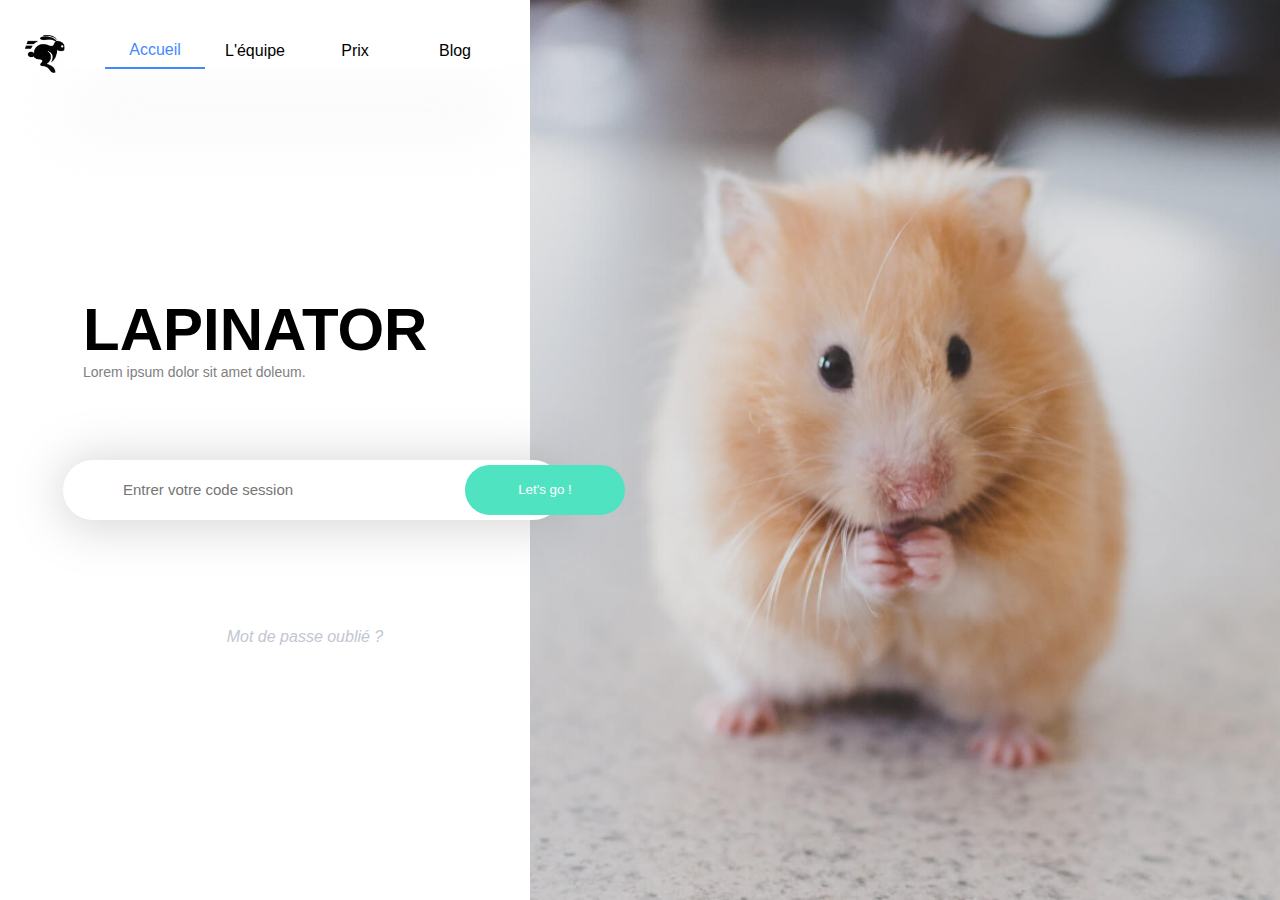
<file: index.html>
<html lang="fr">

<head>
    <meta charset="UTF-8">
    <meta name="viewport" content="width=device-width, initial-scale=1.0">
    <meta http-equiv="X-UA-Compatible" content="ie=edge">
    <title>Lapinator</title>
    <link rel="stylesheet" type="text/css" href="css/styles.css">
    <link rel="stylesheet" href="https://use.fontawesome.com/releases/v5.4.1/css/all.css" integrity="sha384-5sAR7xN1Nv6T6+dT2mhtzEpVJvfS3NScPQTrOxhwjIuvcA67KV2R5Jz6kr4abQsz"
        crossorigin="anonymous">
</head>

<body>
    <div class="page">
        <nav id="nav">
            <a href=""><img class="logo" alt="logo" src="img/logo.png" alt=""></a>
            <div class="menu">
                <ul id="items-menu">
                    <li><a class="active" href="index.html">Accueil</a></li>
                    <li><a href="team.html">L'équipe</a></li>
                    <li><a href="price.html">Prix</a></li>
                    <li><a href="blog.html">Blog</a></li>
                </ul>
            </div>
            <a href="javascript:void(0);" id="icon" onclick="clickMenu()">
                <i class="fa fa-bars"></i>
            </a>
        </nav>
        <div class="container">
            <div class="block">
                <h1>Lapinator</h1>
                <p class="text">Lorem ipsum dolor sit amet doleum.</p>
                <div id="form">
                    <label class="sign-in" for="text"><i class="fa fa-sign-in-alt fa-lg"></i></label>
                    <input placeholder="Entrer votre code session" id="text" type="password" required>
                    <button onclick="clickSubmit()">Let's go !</button>
                </div>
                <p id="error">&nbsp;</p>
                <a class="info" href="password.html">Mot de passe oublié ?</a>
            </div>
        </div>
    </div>
    <div class="background-image"></div>
</body>

<script src="js/script.js"></script>

</html>
</file>
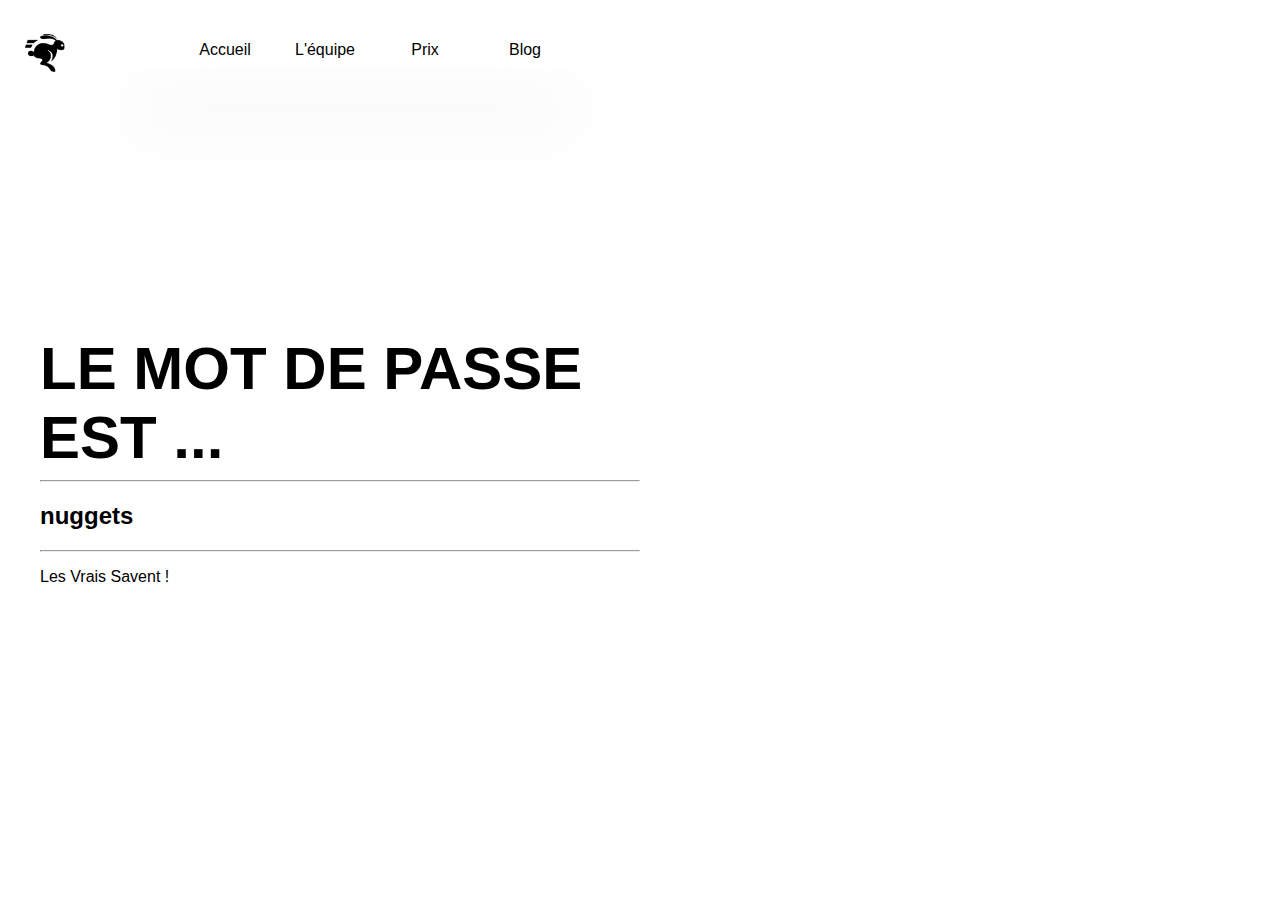
<file: password.html>
<html lang="fr">

<head>
    <meta charset="UTF-8">
    <meta name="viewport" content="width=device-width, initial-scale=1.0">
    <meta http-equiv="X-UA-Compatible" content="ie=edge">
    <title>Lapinator</title>
    <link rel="stylesheet" type="text/css" href="css/styles.css">
    <link rel="stylesheet" href="https://use.fontawesome.com/releases/v5.4.1/css/all.css" integrity="sha384-5sAR7xN1Nv6T6+dT2mhtzEpVJvfS3NScPQTrOxhwjIuvcA67KV2R5Jz6kr4abQsz"
        crossorigin="anonymous">
</head>

<body>
    <div class="page">
        <nav id="nav">
            <a href=""><img class="logo" alt="logo" src="img/logo.png" alt=""></a>
            <div class="menu">
                <ul id="items-menu">
                    <li><a href="index.html">Accueil</a></li>
                    <li><a href="team.html">L'équipe</a></li>
                    <li><a href="price.html">Prix</a></li>
                    <li><a href="blog.html">Blog</a></li>
                </ul>
            </div>
            <a href="javascript:void(0);" id="icon" onclick="clickMenu()">
                <i class="fa fa-bars"></i>
            </a>
        </nav>
        <div class="container">
            <div>
                <h1>Le mot de passe est ...</h1>
                <hr>
                <h2>nuggets</h2>
                <hr>
                <p>Les Vrais Savent !</p>
            </div>

        </div>
    </div>
</body>

<script src="js/script.js"></script>

</html>
</file>
<file: css/styles.css>
html,
body {
  font-family: Helvetica;
  width: 100%;
  margin: 0;
  display: -webkit-box;
  display: -ms-flexbox;
  display: flex;
}

@media screen and (max-width: 740px) {
  html,
  body {
    background-image: url("../img/background-mobile.svg");
    background-size: cover;
    background-repeat: no-repeat;
  }
}

a, button, input {
  outline: none;
}

nav {
  display: -webkit-box;
  display: -ms-flexbox;
  display: flex;
  -webkit-box-pack: justify;
      -ms-flex-pack: justify;
          justify-content: space-between;
  -webkit-box-align: center;
      -ms-flex-align: center;
          align-items: center;
  padding: 25px;
  -webkit-transition: all 1s;
  transition: all 1s;
}

nav .logo {
  width: 40px;
  height: 40px;
}

nav #items-menu {
  display: none;
  -webkit-box-shadow: 0px 55px 66px 0px #ececec8f;
          box-shadow: 0px 55px 66px 0px #ececec8f;
  -webkit-transition: all 1s;
  transition: all 1s;
  -webkit-animation: menu 1s;
          animation: menu 1s;
}

@-webkit-keyframes menu {
  0% {
    opacity: 0;
  }
  100% {
    opacity: 1;
  }
}

@keyframes menu {
  0% {
    opacity: 0;
  }
  100% {
    opacity: 1;
  }
}

nav .menu {
  z-index: 2;
}

nav .menu ul,
nav .menu li {
  display: -webkit-box;
  display: -ms-flexbox;
  display: flex;
  -webkit-box-pack: space-evenly;
      -ms-flex-pack: space-evenly;
          justify-content: space-evenly;
  -webkit-box-align: center;
      -ms-flex-align: center;
          align-items: center;
}

nav .menu ul a,
nav .menu li a {
  width: 100px;
  height: 26px;
  text-align: center;
  color: black;
  text-decoration: none;
}

nav .menu ul a:hover,
nav .menu li a:hover {
  color: #4488ff;
}

@media screen and (max-width: 580px) {
  nav .menu ul a,
  nav .menu li a {
    margin: 0 0 20px 0;
  }
}

nav .menu ul .active,
nav .menu li .active {
  color: #4488ff;
  border-bottom: 2px solid #4488ff;
}

@media screen and (max-width: 580px) {
  nav .menu {
    position: fixed;
    top: 74px;
    left: -36px;
    width: 111%;
    margin: 0;
  }
}

nav #icon {
  display: none;
  color: #616f90;
  font-size: 28px;
  -webkit-transition: all 0.5s;
  transition: all 0.5s;
}

.background-image {
  width: 100%;
  height: 100vh;
  background-image: url("../img/ricky.jpg");
  background-position: center;
  background-size: cover;
  z-index: -2;
}

@media screen and (max-width: 740px) {
  .background-image {
    display: none;
  }
}

.page {
  width: 600px;
  height: 100%;
}

.page .container {
  width: 100%;
  height: 80vh;
  display: -webkit-box;
  display: -ms-flexbox;
  display: flex;
  -webkit-box-align: center;
      -ms-flex-align: center;
          align-items: center;
  -ms-flex-wrap: nowrap;
      flex-wrap: nowrap;
  -webkit-box-pack: center;
      -ms-flex-pack: center;
          justify-content: center;
  padding: 0 0 0 40px;
}

.page .container h1 {
  font-size: 60px;
  font-weight: bold;
  text-transform: uppercase;
  margin: 0;
}

@media screen and (max-width: 740px) {
  .page .container h1 {
    font-size: 45px;
    text-align: center;
  }
}

.page .container .text {
  font-size: 14px;
  color: grey;
  margin: 0;
}

@media screen and (max-width: 740px) {
  .page .container .text {
    text-align: center;
  }
}

.page .container #form {
  margin: 80px 0 20px 0;
  display: -webkit-box;
  display: -ms-flexbox;
  display: flex;
  -ms-flex-wrap: nowrap;
      flex-wrap: nowrap;
  -webkit-box-align: center;
      -ms-flex-align: center;
          align-items: center;
}

@media screen and (max-width: 740px) {
  .page .container #form {
    -webkit-box-orient: vertical;
    -webkit-box-direction: normal;
        -ms-flex-direction: column;
            flex-direction: column;
  }
}

.page .container input {
  font-size: 15px;
  width: 500px;
  height: 60px;
  background-color: white;
  color: grey;
  border: none;
  border-radius: 50px;
  -webkit-box-shadow: 3px 3px 45px 8px #80808048;
          box-shadow: 3px 3px 45px 8px #80808048;
  padding: 0 100px 0 60px;
}

@media screen and (max-width: 740px) {
  .page .container input {
    width: 105%;
    padding: 0 20px 0 60px;
  }
}

.page .container button {
  width: 160px;
  height: 50px;
  background-color: #50e3c2;
  color: white;
  border: 2px solid #50e3c2;
  border-radius: 50px;
  margin: 0 -98px;
  -webkit-transition: all 0.5s;
  transition: all 0.5s;
}

.page .container button:hover {
  background-color: white;
  border: 2px solid #bfc3cf;
  color: #bfc3cf;
}

@media screen and (max-width: 740px) {
  .page .container button {
    margin: 40px 0 0 0;
    height: 46px;
  }
}

.page .container #error {
  text-align: center;
  color: #ff5858;
}

.page .container .info {
  display: block;
  font-style: italic;
  text-align: center;
  color: #c2c6d2;
  text-decoration: none;
  margin: 70px 0 0 0;
}

.page .container .sign-in {
  margin: 0 -40px 0 20px;
  z-index: 1;
  color: #bfc3cf;
}

@media screen and (max-width: 740px) {
  .page .container .sign-in {
    margin: 0 92% -38px 20px;
  }
}

@media screen and (max-width: 740px) {
  .page .container {
    padding: 0;
  }
}

@media screen and (max-width: 740px) {
  .page {
    width: 100%;
  }
}
/*# sourceMappingURL=styles.css.map */
</file>
